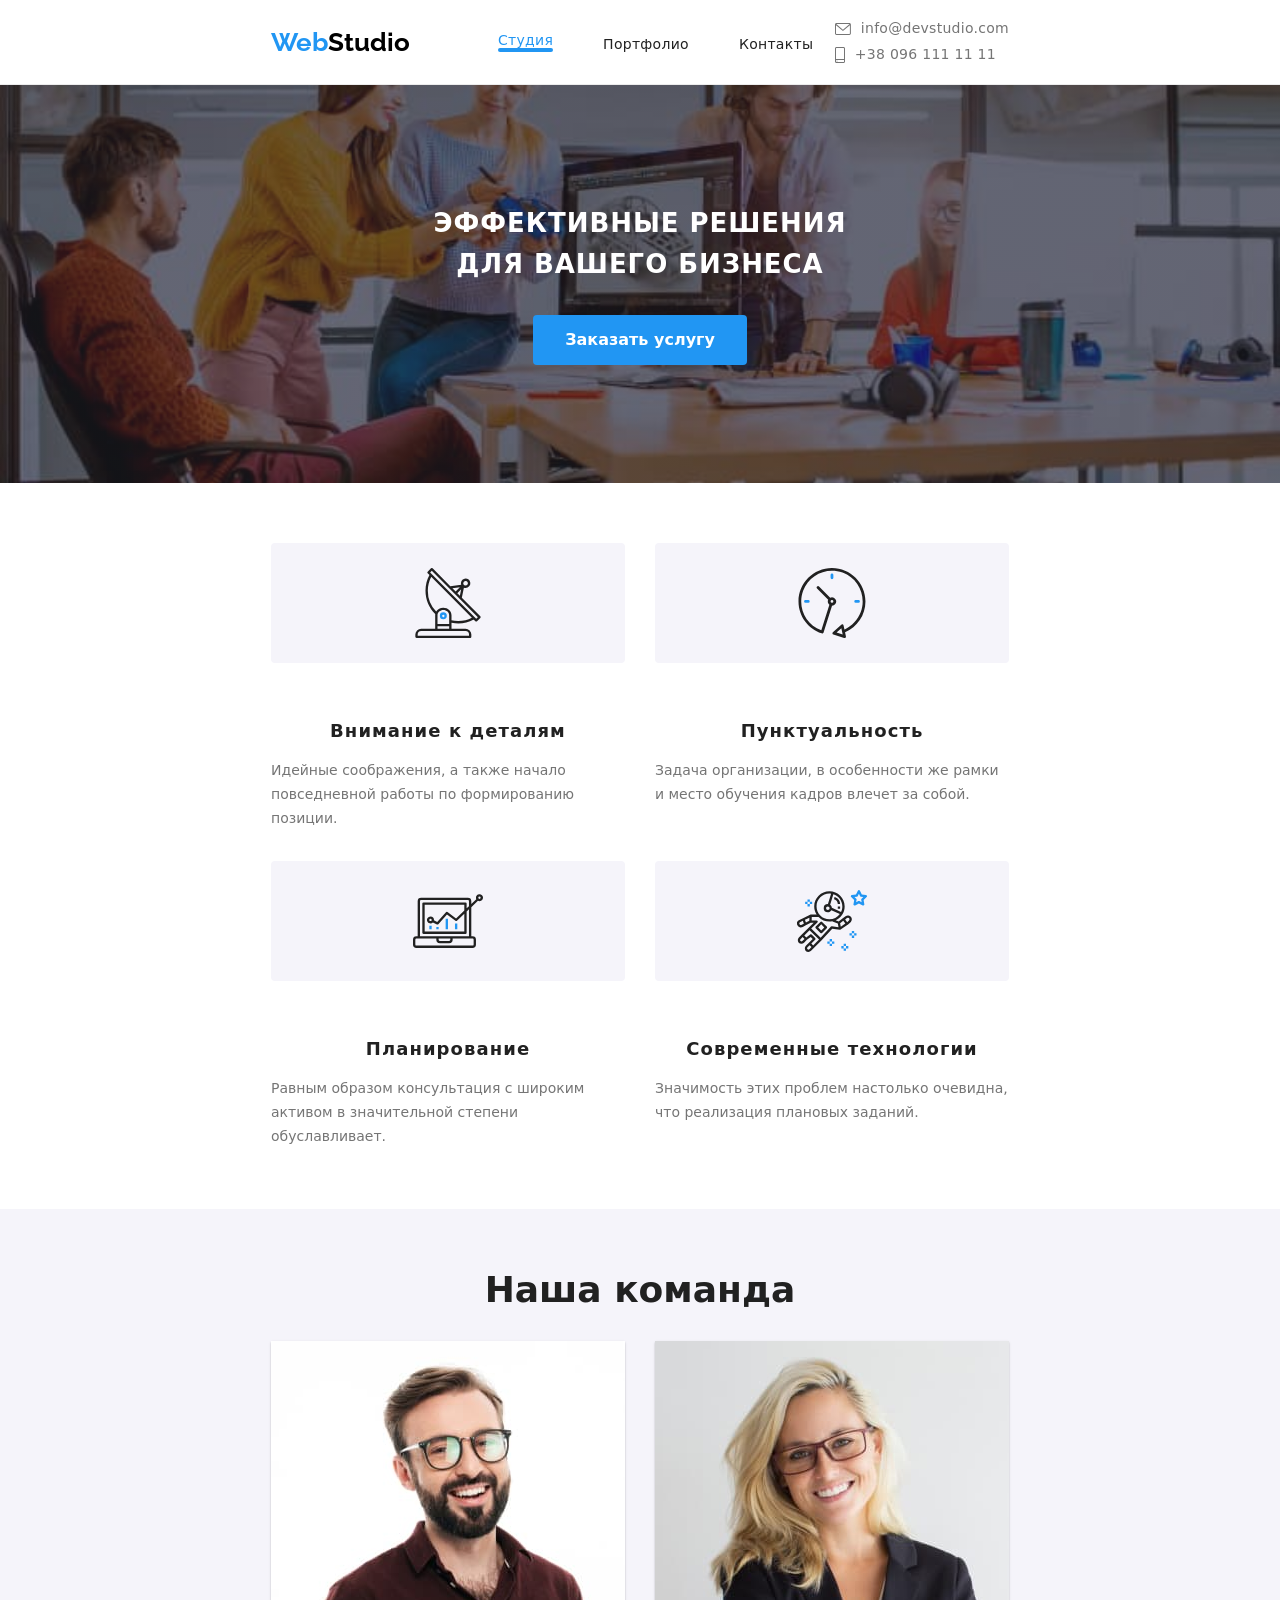
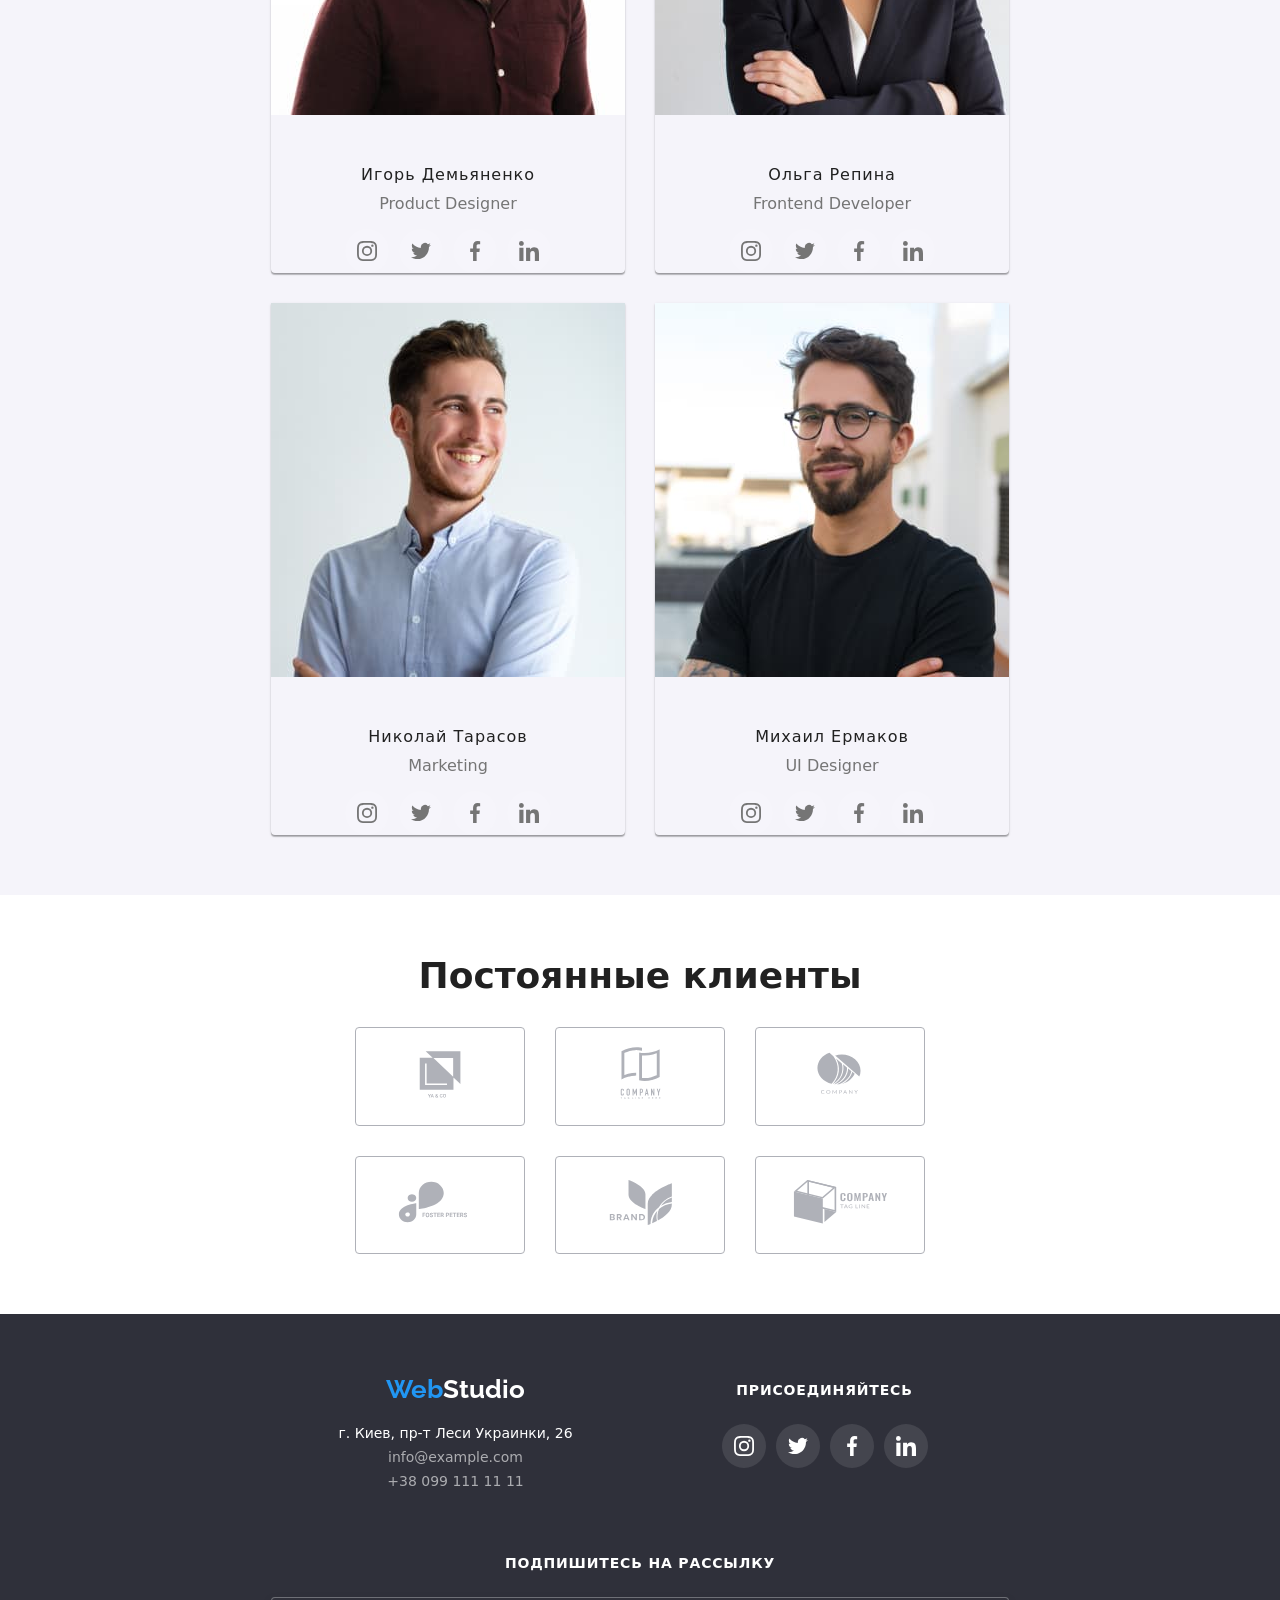
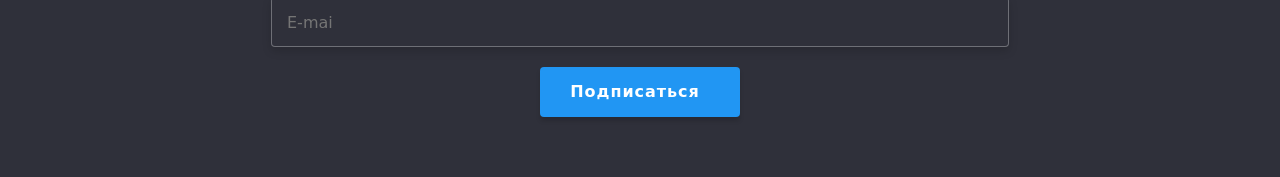
<file: index.html>
<!DOCTYPE html>
<html lang="ru">
  <head>
    <meta charset="UTF-8" />
    <meta http-equiv="X-UA-Compatible" content="IE=edge" />
    <meta name="viewport" content="width=device-width, initial-scale=1.0" />
    <title>Document</title>

    <link rel="preconnect" href="https://fonts.googleapis.com" />
    <link rel="preconnect" href="https://fonts.gstatic.com" crossorigin />
    <link
      href="https://fonts.googleapis.com/css2?family=Edu+VIC+WA+NT+Beginner:wght@400;500;600&family=Raleway:wght@700&family=Roboto:wght@400;500;700;900&display=swap"
      rel="stylesheet"
    />
    <link
      rel="stylesheet"
      href="https://cdnjs.cloudflare.com/ajax/libs/modern-normalize/1.1.0/modern-normalize.min.css"
      integrity="sha512-wpPYUAdjBVSE4KJnH1VR1HeZfpl1ub8YT/NKx4PuQ5NmX2tKuGu6U/JRp5y+Y8XG2tV+wKQpNHVUX03MfMFn9Q=="
      crossorigin="anonymous"
      referrerpolicy="no-referrer"
    />

    <link rel="stylesheet" href="./css/index.min.css" />
  </head>
  <body>
    <!--Шапка сайта-->
    <header>
      <div class="container top">
        <a href="./" class="logo"> <span class="logo__part">Web</span>Studio </a>
        <button
          type="button"
          class="button__menu"
          aria-expanded="false"
          aria-controls="menu-container"
          data-menu-button-open
        >
          <svg width="40" height="40" aria-label="Переключатель мобильного меню">
            <use class="icon-menu" href="./images/icons.svg#icon-menu"></use>
          </svg>
        </button>

        <div class="menu-container" id="menu-container" data-menu>
          <button
            type="button"
            class="button__menu button__menu--close"
            aria-expanded="false"
            aria-controls="menu-container"
            data-menu-button-close
          >
            <svg width="40" height="40" aria-label="Переключатель мобильного меню">
              <use href="./images/icons.svg#icon-close"></use>
            </svg>
          </button>

          <nav class="nav">
            <ul class="nav__list">
              <li class="nav__item">
                <a href="./index.html" class="nav__link nav__link--current">Студия</a>
              </li>
              <li class="nav__item">
                <a href="./portfolio.html" class="nav__link">Портфолио</a>
              </li>
              <li class="nav__item"><a href="" class="nav__link">Контакты</a></li>
            </ul>
          </nav>

          <div class="navigation__container">
            <ul class="contacts">
              <li class="contacts__item" aria-label="Имейл">
                <svg class="contacts__icon" width="16" height="12">
                  <use href="./images/icons.svg#icon-envelope"></use>
                </svg>
                <a href="mailto:info@devstudio.com" class="contacts__link contacts__link--email"
                  >info@devstudio.com</a
                >
              </li>
              <li class="contacts__item" aria-label="Номер телефона">
                <svg class="contacts__icon" width="10" height="16">
                  <use href="./images/icons.svg#icon-smartphone"></use>
                </svg>
                <a href="tel:+380961111111" class="contacts__link contacts__link--phone"
                  >+38 096 111 11 11</a
                >
              </li>
            </ul>

            <div class="websites">
              <ul class="websites__list">
                <li class="websites__item"><a href="" class="websites__link">Instagram</a></li>
                <li class="websites__item"><a href="" class="websites__link">Twitter</a></li>
                <li class="websites__item"><a href="" class="websites__link">Facebook</a></li>
                <li class="websites__item"><a href="" class="websites__link">LinkedIn</a></li>
              </ul>
            </div>
          </div>
        </div>
      </div>
    </header>

    <main>
      <!--Герой-->
      <section class="hero">
        <div class="container">
          <h1 class="hero__title">Эффективные решения <br />для вашего бизнеса</h1>
          <button type="button" class="button hero__button" data-modal-open>Заказать услугу</button>
        </div>
      </section>
      <!--Преимущества-->
      <section class="section">
        <div class="container">
          <h2 class="visually-hidden">Наши преимущества</h2>
          <ul class="quality">
            <li class="quality__list">
              <div class="quality__icon">
                <svg class="quality__icon--antenna" width="70" height="70">
                  <use href="./images/icons.svg#icon-antenna"></use>
                </svg>
              </div>
              <h3 class="quality__title">Внимание к деталям</h3>
              <p class="quality__text">
                Идейные соображения, а также начало повседневной работы по формированию позиции.
              </p>
            </li>
            <li class="quality__list">
              <div class="quality__icon">
                <svg class="quality__icon--clock" width="70" height="70">
                  <use href="./images/icons.svg#icon-clock"></use>
                </svg>
              </div>
              <h3 class="quality__title">Пунктуальность</h3>
              <p class="quality__text">
                Задача организации, в особенности же рамки и место обучения кадров влечет за собой.
              </p>
            </li>
            <li class="quality__list">
              <div class="quality__icon">
                <svg class="quality__icon--diagram" width="70" height="70">
                  <use href="./images/icons.svg#icon-diagram"></use>
                </svg>
              </div>
              <h3 class="quality__title">Планирование</h3>
              <p class="quality__text">
                Равным образом консультация с широким активом в значительной степени обуславливает.
              </p>
            </li>
            <li class="quality__list">
              <div class="quality__icon">
                <svg class="quality__icon--astronaut" width="70" height="70">
                  <use href="./images/icons.svg#icon-astronaut"></use>
                </svg>
              </div>
              <h3 class="quality__title">Современные технологии</h3>
              <p class="quality__text">
                Значимость этих проблем настолько очевидна, что реализация плановых заданий.
              </p>
            </li>
          </ul>
        </div>
      </section>
      <!--Примеры работ-->
      <section class="works">
        <div class="container">
          <h2 class="works__title">Чем мы занимаемся</h2>
          <ul class="works__list">
            <li>
              <div class="thumb">
                <img
                  srcset="./images/box1-370.jpg 370w, ./images/box1-740.jpg 740w"
                  src="./images/box1-370.jpg"
                  alt="Отображение проекта на планшете"
                  sizes="33vw"
                />
                <p class="works__label">Десктопные приложения</p>
              </div>
            </li>
            <li>
              <div class="thumb">
                <img
                  srcset="./images/box2-370.jpg 370w, ./images/box2-740.jpg 740w"
                  src="./images/box2-370.jpg"
                  alt="Отображение проекта на смартфоне"
                  sizes="33vw"
                />
                <p class="works__label">Мобильные приложения</p>
              </div>
            </li>
            <li>
              <div class="thumb">
                <img
                  srcset="./images/box3-370.jpg 370w, ./images/box3-740.jpg 740w"
                  src="./images/box3-370.jpg"
                  alt="Отображение цветного градиента на планшете"
                  sizes="33vw"
                />
                <p class="works__label">Дизайнерские решения</p>
              </div>
            </li>
          </ul>
        </div>
      </section>
      <!--Команда работников-->
      <section class="team">
        <div class="container team__container">
          <h2 class="team__title">Наша команда</h2>
          <ul class="team__list">
            <li class="team__item">
              <picture>
                <source
                  srcset="./images/teamcard1-450.jpg 1x, ./images/teamcard1-900.jpg 2x"
                  media="(max-width: 767px)"
                />
                <source
                  srcset="./images/teamcard1-354.jpg 1x, ./images/teamcard1-708.jpg 2x"
                  media="(min-width: 768px) and (max-width: 1599px)"
                />
                <source
                  srcset="./images/teamcard1-270.jpg 1x, ./images/teamcard1-540.jpg 2x"
                  media="(min-width: 1600px)"
                />
                <img src="./images/teamcard1-270.jpg" alt="Игорь Демьяненко дизайнер" />
              </picture>

              <h3 class="team__full-name">Игорь Демьяненко</h3>
              <p class="team__position" lang="en">Product Designer</p>
              <ul class="webs">
                <li class="webs__item">
                  <a class="link" href="instagram"></a>
                  <svg class="webs__icon icon-instagram" width="20" height="20">
                    <use href="./images/icons.svg#icon-instagram"></use>
                  </svg>
                </li>
                <li class="webs__item">
                  <a class="link" href="twiter"></a>
                  <svg class="webs__icon icon-twiter" width="20" height="20">
                    <use href="./images/icons.svg#icon-twitter"></use>
                  </svg>
                </li>
                <li class="webs__item">
                  <a class="link" href="facebook"></a>
                  <svg class="webs__icon icon-facebook" width="20" height="20">
                    <use href="./images/icons.svg#icon-facebook"></use>
                  </svg>
                </li>
                <li class="webs__item">
                  <a class="link" href="linkedin"></a>
                  <svg class="webs__icon icon-linkedin" width="20" height="20">
                    <use href="./images/icons.svg#icon-linkedin"></use>
                  </svg>
                </li>
              </ul>
            </li>
            <li class="team__item">
              <picture>
                <source
                  srcset="./images/teamcard2-450.jpg 1x, ./images/teamcard2-900.jpg 2x"
                  media="(max-width: 767px)"
                />
                <source
                  srcset="./images/teamcard2-354.jpg 1x, ./images/teamcard2-708.jpg 2x"
                  media="(min-width: 768px) and (max-width: 1599px)"
                />
                <source
                  srcset="./images/teamcard2-270.jpg 1x, ./images/teamcard2-540.jpg 2x"
                  media="(min-width: 1600px)"
                />
                <img src="./images/teamcard2-270.jpg" alt="Ольга Репина разработчик" />
              </picture>

              <h3 class="team__full-name">Ольга Репина</h3>
              <p class="team__position" lang="en">Frontend Developer</p>
              <ul class="webs">
                <li class="webs__item">
                  <a class="link" href="instagram"></a>
                  <svg class="webs__icon icon-instagram" width="20" height="20">
                    <use href="./images/icons.svg#icon-instagram"></use>
                  </svg>
                </li>
                <li class="webs__item">
                  <a class="link" href="twiter"></a>
                  <svg class="webs__icon icon-twiter" width="20" height="20">
                    <use href="./images/icons.svg#icon-twitter"></use>
                  </svg>
                </li>
                <li class="webs__item">
                  <a class="link" href="facebook"></a>
                  <svg class="webs__icon icon-facebook" width="20" height="20">
                    <use href="./images/icons.svg#icon-facebook"></use>
                  </svg>
                </li>
                <li class="webs__item">
                  <a class="link" href="linkedin"></a>
                  <svg class="webs__icon icon-linkedin" width="20" height="20">
                    <use href="./images/icons.svg#icon-linkedin"></use>
                  </svg>
                </li>
              </ul>
            </li>
            <li class="team__item">
              <picture>
                <source
                  srcset="./images/teamcard3-450.jpg 1x, ./images/teamcard3-900.jpg 2x"
                  media="(max-width: 767px)"
                />
                <source
                  srcset="./images/teamcard3-354.jpg 1x, ./images/teamcard3-708.jpg 2x"
                  media="(min-width: 768px) and (max-width: 1599px)"
                />
                <source
                  srcset="./images/teamcard3-270.jpg 1x, ./images/teamcard3-540.jpg 2x"
                  media="(min-width: 1600px)"
                />
                <img src="./images/teamcard3-270.jpg" alt="Николай Тарасов маркетолог" />
              </picture>

              <h3 class="team__full-name">Николай Тарасов</h3>
              <p class="team__position" lang="en">Marketing</p>
              <ul class="webs">
                <li class="webs__item">
                  <a class="link" href="instagram"></a>
                  <svg class="webs__icon icon-instagram" width="20" height="20">
                    <use href="./images/icons.svg#icon-instagram"></use>
                  </svg>
                </li>
                <li class="webs__item">
                  <a class="link" href="twiter"></a>
                  <svg class="webs__icon icon-twiter" width="20" height="20">
                    <use href="./images/icons.svg#icon-twitter"></use>
                  </svg>
                </li>
                <li class="webs__item">
                  <a class="link" href="facebook"></a>
                  <svg class="webs__icon icon-facebook" width="20" height="20">
                    <use href="./images/icons.svg#icon-facebook"></use>
                  </svg>
                </li>
                <li class="webs__item">
                  <a class="link" href="linkedin"></a>
                  <svg class="webs__icon icon-linkedin" width="20" height="20">
                    <use href="./images/icons.svg#icon-linkedin"></use>
                  </svg>
                </li>
              </ul>
            </li>
            <li class="team__item">
              <picture>
                <source
                  srcset="./images/teamcard4-450.jpg 1x, ./images/teamcard4-900.jpg 2x"
                  media="(max-width: 767px)"
                />
                <source
                  srcset="./images/teamcard4-354.jpg 1x, ./images/teamcard4-708.jpg 2x"
                  media="(min-width: 768px) and (max-width: 1599px)"
                />
                <source
                  srcset="./images/teamcard4-270.jpg 1x, ./images/teamcard4-540.jpg 2x"
                  media="(min-width: 1600px)"
                />
                <img src="./images/teamcard4-270.jpg" alt="Михаил Ермаков дизайнер" />
              </picture>

              <h3 class="team__full-name">Михаил Ермаков</h3>
              <p class="team__position" lang="en">UI Designer</p>
              <ul class="webs">
                <li class="webs__item">
                  <a class="link" href="instagram"></a>
                  <svg class="webs__icon icon-instagram" width="20" height="20">
                    <use href="./images/icons.svg#icon-instagram"></use>
                  </svg>
                </li>
                <li class="webs__item">
                  <a class="link" href="twiter"></a>
                  <svg class="webs__icon icon-twiter" width="20" height="20">
                    <use href="./images/icons.svg#icon-twitter"></use>
                  </svg>
                </li>
                <li class="webs__item">
                  <a class="link" href="facebook"></a>
                  <svg class="webs__icon icon-facebook" width="20" height="20">
                    <use href="./images/icons.svg#icon-facebook"></use>
                  </svg>
                </li>
                <li class="webs__item">
                  <a class="link" href="linkedin"></a>
                  <svg class="webs__icon icon-linkedin" width="20" height="20">
                    <use href="./images/icons.svg#icon-linkedin"></use>
                  </svg>
                </li>
              </ul>
            </li>
          </ul>
        </div>
      </section>
      <!-- Постоянные клиенты -->
      <section class="clients">
        <div class="container">
          <h2 class="clients__titel">Постоянные клиенты</h2>
          <ul class="clients__list">
            <li class="clients__item">
              <span class="visually-hidden">YA & CO</span>
              <svg class="clients__logo" width="106" height="60">
                <use href="./images/icons.svg#icon-Logo"></use>
              </svg>
            </li>
            <li class="clients__item">
              <span class="visually-hidden">Company tagline here</span>
              <svg class="clients__logo" width="106" height="60">
                <use href="./images/icons.svg#icon-Logo1"></use>
              </svg>
            </li>
            <li class="clients__item">
              <span class="visually-hidden">Company</span>
              <svg class="clients__logo" width="106" height="60">
                <use href="./images/icons.svg#icon-Logo2"></use>
              </svg>
            </li>
            <li class="clients__item">
              <span class="visually-hidden">Foster peters</span>
              <svg class="clients__logo" width="106" height="60">
                <use href="./images/icons.svg#icon-Logo3"></use>
              </svg>
            </li>
            <li class="clients__item">
              <span class="visually-hidden">Brand</span>
              <svg class="clients__logo" width="106" height="60">
                <use href="./images/icons.svg#icon-Logo4"></use>
              </svg>
            </li>
            <li class="clients__item">
              <span class="visually-hidden">Company tag line</span>
              <svg class="clients__logo" width="106" height="60">
                <use href="./images/icons.svg#icon-Logo5"></use>
              </svg>
            </li>
          </ul>
        </div>
      </section>
    </main>
    <!--Футер-->
    <footer class="footer">
      <div class="container">
        <div class="guide">
          <a href="./" class="logo footer__logo"> <span class="logo__part">Web</span>Studio </a>
          <address class="guide__address">
            <p>г. Киев, пр-т Леси Украинки, 26</p>
            <a class="guide__link link" href="mailto:info@example.com">info@example.com</a>
            <a class="guide__link link" href="tel:+0380991111111">+38 099 111 11 11</a>
          </address>
        </div>
        <div class="footer__webs">
          <h3 class="footer__titel">присоединяйтесь</h3>
          <ul class="webs">
            <li class="webs__item">
              <a class="link" href="instagram"></a>
              <svg class="webs__icon" width="20" height="20">
                <use href="./images/icons.svg#icon-instagramwhite"></use>
              </svg>
            </li>
            <li class="webs__item">
              <a class="link" href="twiter"></a>
              <svg class="webs__iconks" width="20" height="20">
                <use href="./images/icons.svg#icon-twitterwhite"></use>
              </svg>
            </li>
            <li class="webs__item">
              <a class="link" href="facebook"></a>
              <svg class="webs__icon" width="20" height="20">
                <use href="./images/icons.svg#icon-facebookwhite"></use>
              </svg>
            </li>
            <li class="webs__item">
              <a class="link" href="linkedin"></a>
              <svg class="webs__icon" width="20" height="20">
                <use href="./images/icons.svg#icon-linkedinwhite"></use>
              </svg>
            </li>
          </ul>
        </div>
        <div class="follow">
          <h3 class="footer__titel">Подпишитесь на рассылку</h3>
          <form>
            <div class="follow__form">
              <label for="mail" class="follow__label visually-hidden">Почта</label>
              <input type="email" name="mail" id="mail" placeholder="E-mai" class="follow__input" />

              <button type="submit" class="button follow__button">
                <span>Подписаться</span>
                <svg class="icon-button-follow" width="24" height="24">
                  <use href="./images/icons.svg#icon-send"></use>
                </svg>
              </button>
            </div>
          </form>
        </div>
      </div>
    </footer>
    <!-- Бэкдроп и модальное окно -->
    <div class="backdrop is-hidden" data-modal>
      <div class="modal">
        <form class="form js-speaker-form">
          <div class="form__button">
            <button class="button form__button--close" aria-label="Закрыть" data-modal-close>
              <svg width="18" height="18">
                <use href="./images/icons.svg#icon-close"></use>
              </svg>
            </button>
          </div>

          <h2 class="form__title">Оставьте свои данные, мы вам перезвоним</h2>

          <div class="form__field">
            <label for="name" class="form__label">Имя</label>
            <div class="form__thumb">
              <input class="form__input" type="text" name="name" id="name" />
              <svg class="form__icon" width="18" height="18">
                <use href="./images/icons.svg#icon-person"></use>
              </svg>
            </div>
          </div>

          <div class="form__field">
            <label for="tel" class="form__label">Телефон</label>
            <div class="form__thumb">
              <input class="form__input" type="tel" name="tel" id="tel" />
              <svg class="form__icon" width="18" height="18">
                <use href="./images/icons.svg#icon-phone"></use>
              </svg>
            </div>
          </div>

          <div class="form__field">
            <label for="mail" class="form__label">Почта</label>
            <div class="form__thumb">
              <input class="form__input" type="email" name="mail" id="mail" />
              <svg class="form__icon" width="18" height="18">
                <use href="./images/icons.svg#icon-email"></use>
              </svg>
            </div>
          </div>

          <div class="form__field">
            <label for="comment" class="form__label">Коментарий</label>
            <textarea
              class="form__comment"
              name="comment"
              id="comment"
              rows="10"
              placeholder="Введите текст"
            ></textarea>
          </div>

          <label class="form-field agreement">
            <input
              class="agreement__checkbox visually-hidden"
              type="checkbox"
              name="agreement"
              value="agreement"
            />
            <span class="agreement__icon"></span>
            <span class="agreement__text">Соглашаюсь с рассылкой и принимаю </span>
            <a class="agreement__link" href=""> Условия договора</a>
          </label>

          <button type="submit" class="button button__submit">Отправить</button>
        </form>
      </div>
    </div>
    <script src="./modal.js"></script>
    <script src="./submit.js"></script>
    <script src="./menu.js"></script>
  </body>
</html>
</file>
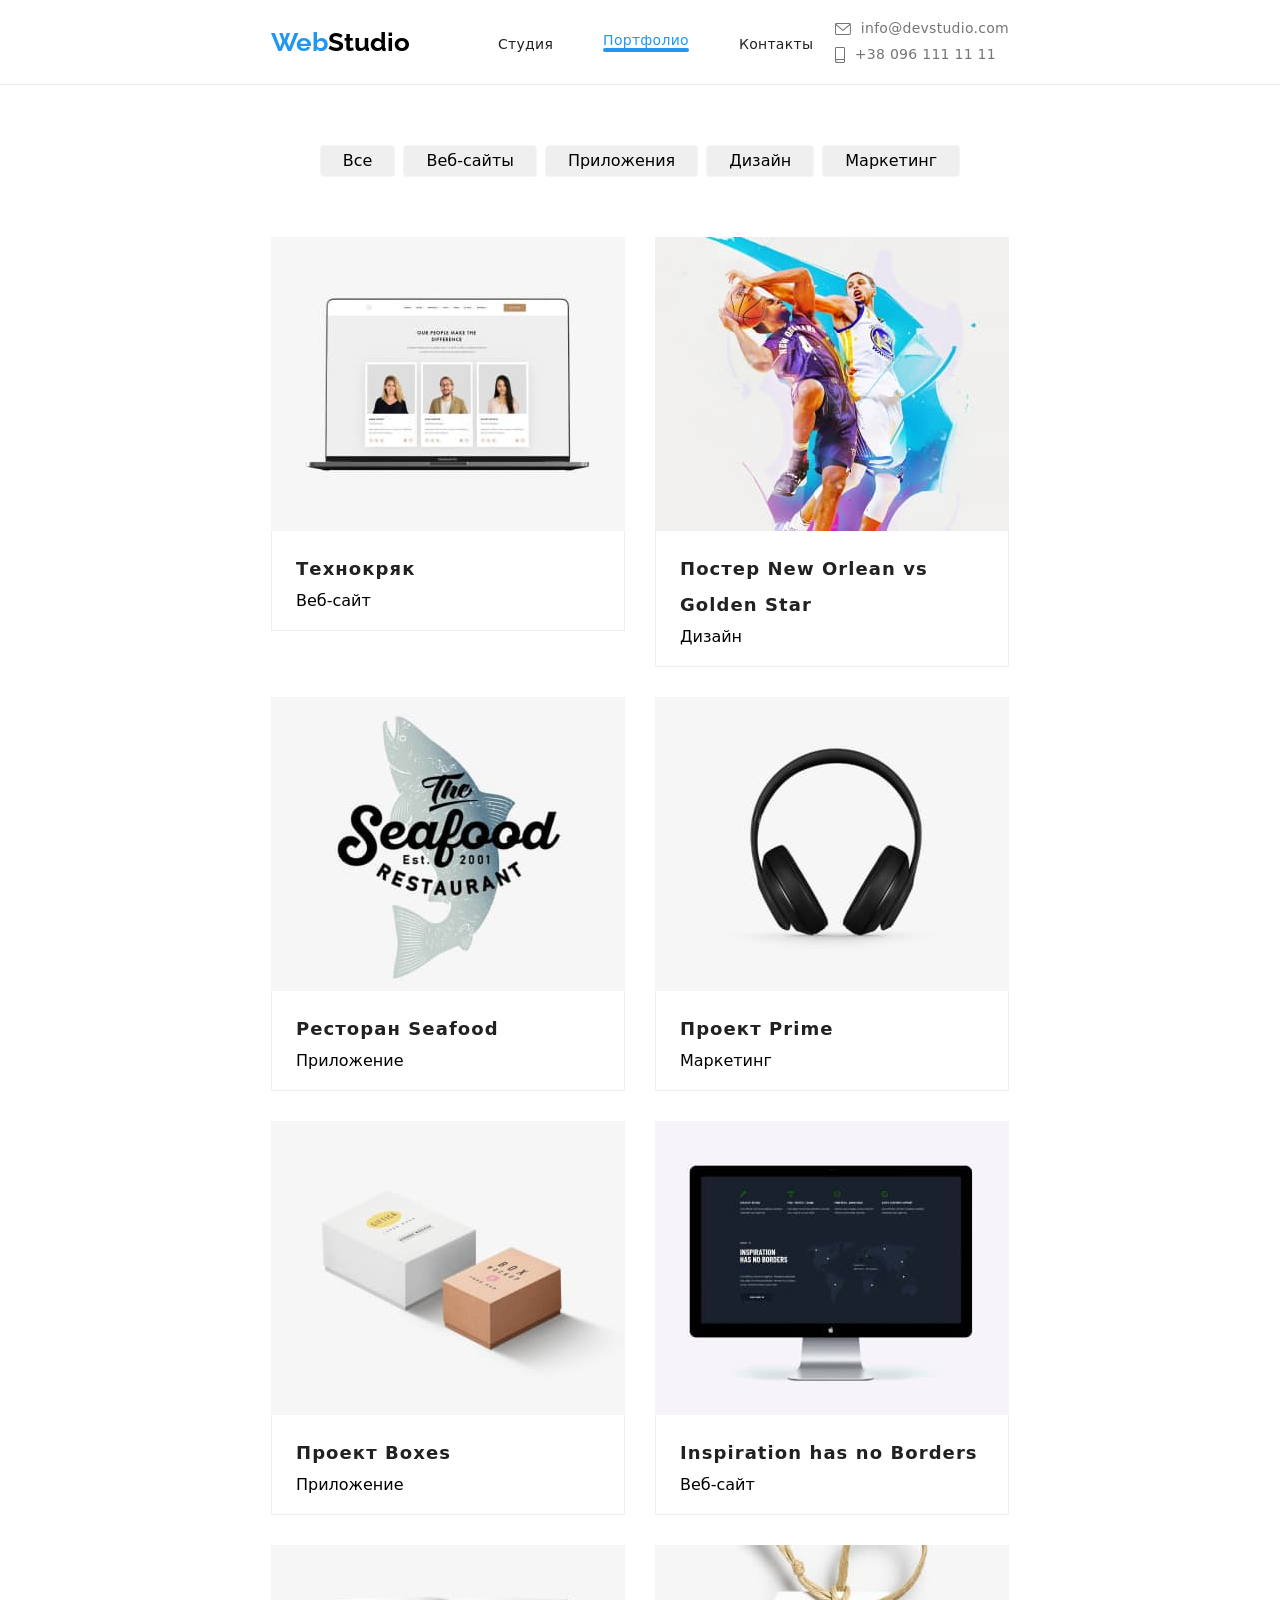
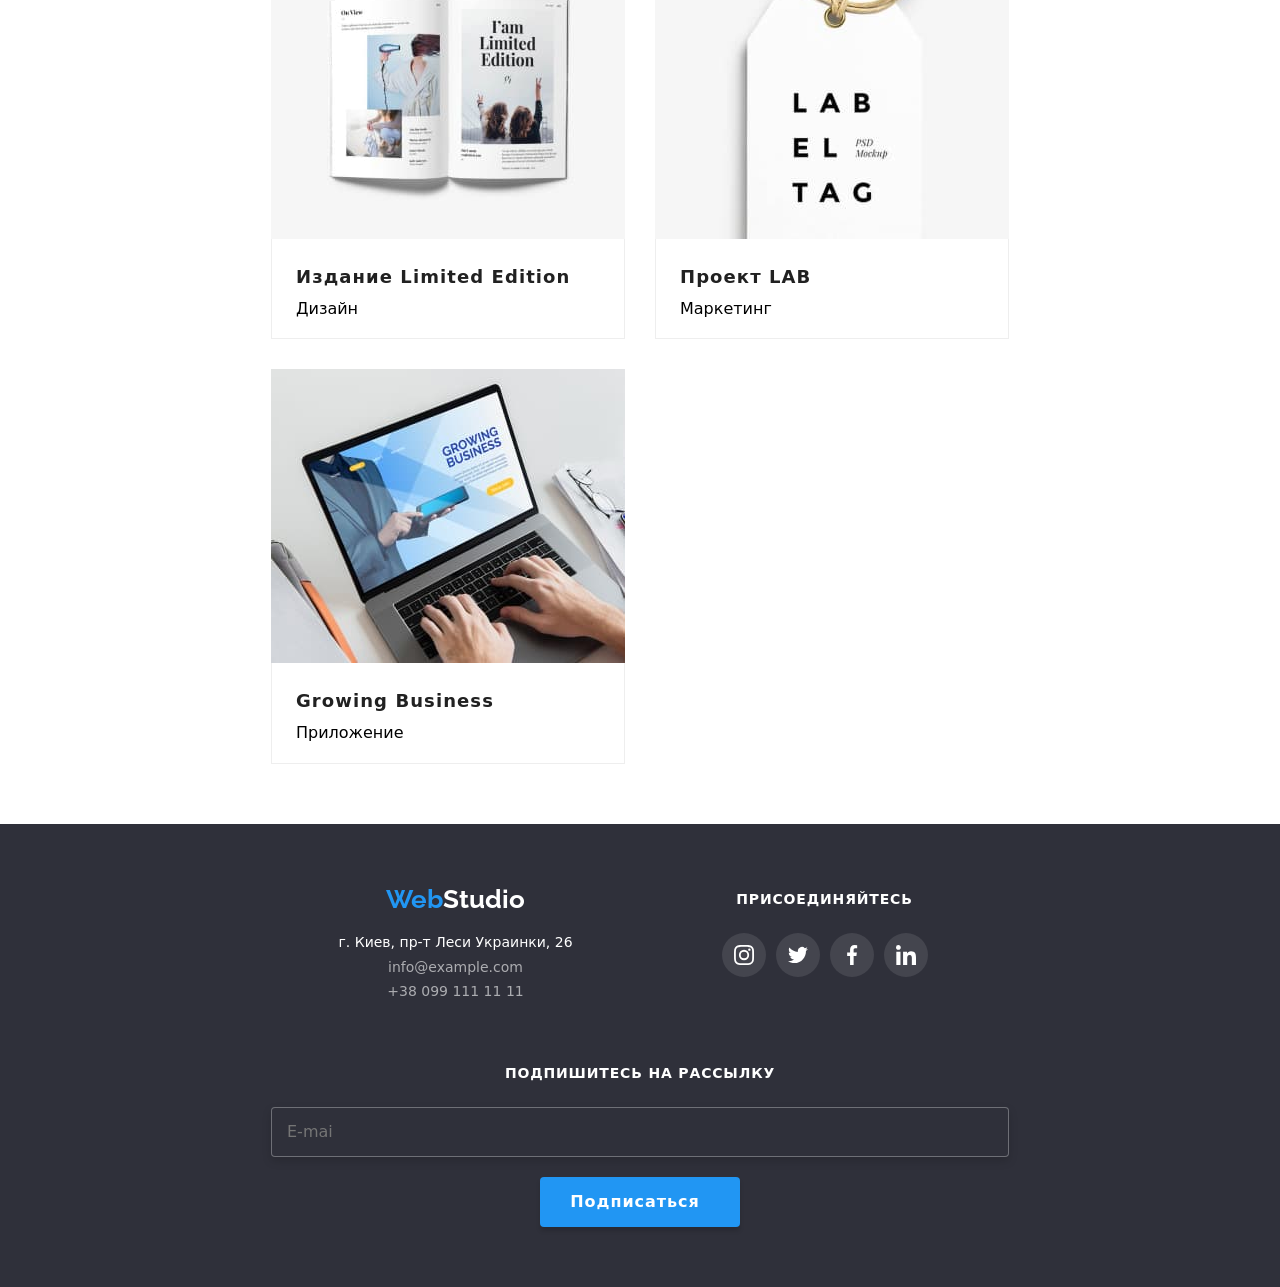
<file: portfolio.html>
<!DOCTYPE html>
<html lang="ru">
  <head>
    <meta charset="UTF-8" />
    <meta http-equiv="X-UA-Compatible" content="IE=edge" />
    <meta name="viewport" content="width=device-width, initial-scale=1.0" />
    <title>Document</title>

    <link rel="preconnect" href="https://fonts.googleapis.com" />
    <link rel="preconnect" href="https://fonts.gstatic.com" crossorigin />
    <link
      href="https://fonts.googleapis.com/css2?family=Edu+VIC+WA+NT+Beginner:wght@400;500;600&family=Raleway:wght@700&family=Roboto:wght@400;500;700;900&display=swap"
      rel="stylesheet"
    />

    <link
      rel="stylesheet"
      href="https://cdnjs.cloudflare.com/ajax/libs/modern-normalize/1.1.0/modern-normalize.min.css"
      integrity="sha512-wpPYUAdjBVSE4KJnH1VR1HeZfpl1ub8YT/NKx4PuQ5NmX2tKuGu6U/JRp5y+Y8XG2tV+wKQpNHVUX03MfMFn9Q=="
      crossorigin="anonymous"
      referrerpolicy="no-referrer"
    />

    <link rel="stylesheet" href="./css/index.min.css" />
  </head>
  <body>
    <h1 class="visually-hidden">Страница портфолио</h1>

    <!--Шапка сайта-->
<header>
      <div class="container top">
        <a href="./" class="logo"> <span class="logo__part">Web</span>Studio </a>
        <button
          type="button"
          class="button__menu"
          aria-expanded="false"
          aria-controls="menu-container"
          data-menu-button-open
        >
          <svg width="40" height="40" aria-label="Переключатель мобильного меню">
            <use class="icon-menu" href="./images/icons.svg#icon-menu"></use>
          </svg>
        </button>

        <div class="menu-container" id="menu-container" data-menu>
          <button
            type="button"
            class="button__menu button__menu--close"
            aria-expanded="false"
            aria-controls="menu-container"
            data-menu-button-close
          >
            <svg width="40" height="40" aria-label="Переключатель мобильного меню">
              <use href="./images/icons.svg#icon-close"></use>
            </svg>
          </button>

          <nav class="nav">
            <ul class="nav__list">
              <li class="nav__item">
                <a href="./index.html" class="nav__link nav__link">Студия</a>
              </li>
              <li class="nav__item">
                <a href="./portfolio.html" class="nav__link nav__link--current">Портфолио</a>
              </li>
              <li class="nav__item"><a href="" class="nav__link">Контакты</a></li>
            </ul>
          </nav>

          <div class="navigation__container">
            <ul class="contacts">
              <li class="contacts__item" aria-label="Имейл">
                <svg class="contacts__icon" width="16" height="12">
                  <use href="./images/icons.svg#icon-envelope"></use>
                </svg>
                <a href="mailto:info@devstudio.com" class="contacts__link contacts__link--email"
                  >info@devstudio.com</a
                >
              </li>
              <li class="contacts__item" aria-label="Номер телефона">
                <svg class="contacts__icon" width="10" height="16">
                  <use href="./images/icons.svg#icon-smartphone"></use>
                </svg>
                <a href="tel:+380961111111" class="contacts__link contacts__link--phone"
                  >+38 096 111 11 11</a
                >
              </li>
            </ul>

            <div class="websites">
              <ul class="websites__list">
                <li class="websites__item"><a href="" class="websites__link">Instagram</a></li>
                <li class="websites__item"><a href="" class="websites__link">Twitter</a></li>
                <li class="websites__item"><a href="" class="websites__link">Facebook</a></li>
                <li class="websites__item"><a href="" class="websites__link">LinkedIn</a></li>
              </ul>
            </div>
          </div>
        </div>
      </div>
    </header>

    <main>
      <!--Навигационные кнопки-->
      <section class="buttons">
        <div class="container">
          <ul class="buttons__list">
            <li class="buttons__item"><button type="button" class="buttons__nav">Все</button></li>
            <li class="buttons__item"><button type="button" class="buttons__nav">Веб-сайты</button></li>
            <li class="buttons__item"><button type="button" class="buttons__nav">Приложения</button></li>
            <li class="buttons__item"><button type="button" class="buttons__nav">Дизайн</button></li>
            <li class="buttons__item"><button type="button" class="buttons__nav">Маркетинг</button></li>
          </ul>
        </div>
      </section>

      <!--Перечень работ-->
      <section class="works-block">
        <div class="container">
          <h2 class="visually-hidden">Наши проекты</h2>
          <ul class="our-works">
            <li class="our-works__item">
              <a>
                <div class="thumb">
                  <picture>
                <source
                  srcset="./portfolio_images/mobile/site1.jpg 1x, 
                  ./portfolio_images/mobile/site1@2x.jpg 2x"
                  media="(max-width: 767px)"
                />
                <source
                  srcset="./portfolio_images/tablet/site1.jpg 1x, 
                  ./portfolio_images/tablet/site1@2x.jpg 2x"
                  media="(min-width: 768px) and (max-width: 1599px)"
                />
                <source
                  srcset="./portfolio_images/desktop/site1.jpg 1x, 
                  ./portfolio_images/desktop/site1@2x.jpg 2x"
                  media="(min-width: 1600px)"
                />
                <img src="./portfolio_images/desktop/site1.jpg" 
                alt="Сайт Технокряк" />
              </picture>
                
                  <p class="our-works__description">
                    Ресурс предлагает комплексные предложения с разным уровнем
                    функционала и сервисов. Все это позволит посетителю получить
                    исчерпывающие сведения о компании или частном лице.
                  </p>
                </div>
                <div class="our-works__border">
                  <h3>Технокряк</h3>
                  <p class="our-works__text">Веб-сайт</p>
                </div>
              </a>
            </li>
            <li class="our-works__item">
              <a>
                <div class="thumb">
                  <picture>
                <source
                  srcset="./portfolio_images/mobile/site2.jpg 1x, 
                  ./portfolio_images/mobile/site2@2x.jpg 2x"
                  media="(max-width: 767px)"
                />
                <source
                  srcset="./portfolio_images/tablet/site2.jpg 1x, 
                  ./portfolio_images/tablet/site2@2x.jpg 2x"
                  media="(min-width: 768px) and (max-width: 1599px)"
                />
                <source
                  srcset="./portfolio_images/desktop/site2.jpg 1x, 
                  ./portfolio_images/desktop/site2@2x.jpg 2x"
                  media="(min-width: 1600px)"
                />
                <img src="./portfolio_images/desktop/site2.jpg" 
                alt="Постер матча" />
              </picture>
                  
                  <p class="our-works__description">
                    Ресурс предлагает комплексные предложения с разным уровнем
                    функционала и сервисов. Все это позволит посетителю получить
                    исчерпывающие сведения о компании или частном лице.
                  </p>
                </div>
                <div class="our-works__border">
                  <h3>Постер New Orlean vs Golden Star</h3>
                  <p class="our-works__text">Дизайн</p>
                </div>
              </a>
            </li>
            <li class="our-works__item">
              <a>
                <div class="thumb">
                  <picture>
                <source
                  srcset="./portfolio_images/mobile/site3.jpg 1x, 
                  ./portfolio_images/mobile/site3@2x.jpg 2x"
                  media="(max-width: 767px)"
                />
                <source
                  srcset="./portfolio_images/tablet/site3.jpg 1x, 
                  ./portfolio_images/tablet/site3@2x.jpg 2x"
                  media="(min-width: 768px) and (max-width: 1599px)"
                />
                <source
                  srcset="./portfolio_images/desktop/site3.jpg 1x, 
                  ./portfolio_images/desktop/site3@2x.jpg 2x"
                  media="(min-width: 1600px)"
                />
                <img src="./portfolio_images/desktop/site3.jpg" 
                alt="Приложение ресторана" />
              </picture>
                  
                  <p class="our-works__description">
                    Ресурс предлагает комплексные предложения с разным уровнем
                    функционала и сервисов. Все это позволит посетителю получить
                    исчерпывающие сведения о компании или частном лице.
                  </p>
                </div>
                <div class="our-works__border">
                  <h3>Ресторан Seafood</h3>
                  <p class="our-works__text">Приложение</p>
                </div>
              </a>
            </li>
            <li class="our-works__item">
              <a>
                <div class="thumb">
                  <picture>
                <source
                  srcset="./portfolio_images/mobile/site4.jpg 1x, 
                  ./portfolio_images/mobile/site4@2x.jpg 2x"
                  media="(max-width: 767px)"
                />
                <source
                  srcset="./portfolio_images/tablet/site4.jpg 1x, 
                  ./portfolio_images/tablet/site4@2x.jpg 2x"
                  media="(min-width: 768px) and (max-width: 1599px)"
                />
                <source
                  srcset="./portfolio_images/desktop/site4.jpg 1x, 
                  ./portfolio_images/desktop/site4@2x.jpg 2x"
                  media="(min-width: 1600px)"
                />
                <img src="./portfolio_images/desktop/site4.jpg" 
                alt="Маркетинг проект" />
              </picture>
                  
                  <p class="our-works__description">
                    Ресурс предлагает комплексные предложения с разным уровнем
                    функционала и сервисов. Все это позволит посетителю получить
                    исчерпывающие сведения о компании или частном лице.
                  </p>
                </div>
                <div class="our-works__border">
                  <h3>Проект Prime</h3>
                  <p class="our-works__text">Маркетинг</p>
                </div>
              </a>
            </li>
            <li class="our-works__item">
              <a>
                <div class="thumb">
                  <picture>
                <source
                  srcset="./portfolio_images/mobile/site5.jpg 1x, 
                  ./portfolio_images/mobile/site5@2x.jpg 2x"
                  media="(max-width: 767px)"
                />
                <source
                  srcset="./portfolio_images/tablet/site5.jpg 1x, 
                  ./portfolio_images/tablet/site5@2x.jpg 2x"
                  media="(min-width: 768px) and (max-width: 1599px)"
                />
                <source
                  srcset="./portfolio_images/desktop/site5.jpg 1x, 
                  ./portfolio_images/desktop/site5@2x.jpg 2x"
                  media="(min-width: 1600px)"
                />
                <img src="./portfolio_images/desktop/site5.jpg" 
                alt="Приложение для проекта" />
              </picture>
                  
                  <p class="our-works__description">
                    Ресурс предлагает комплексные предложения с разным уровнем
                    функционала и сервисов. Все это позволит посетителю получить
                    исчерпывающие сведения о компании или частном лице.
                  </p>
                </div>
                <div class="our-works__border">
                  <h3>Проект Boxes</h3>
                  <p class="our-works__text">Приложение</p>
                </div>
              </a>
            </li>
            <li class="our-works__item">
              <a>
                <div class="thumb">
                  <picture>
                <source
                  srcset="./portfolio_images/mobile/site6.jpg 1x, 
                  ./portfolio_images/mobile/site6@2x.jpg 2x"
                  media="(max-width: 767px)"
                />
                <source
                  srcset="./portfolio_images/tablet/site6.jpg 1x, 
                  ./portfolio_images/tablet/site6@2x.jpg 2x"
                  media="(min-width: 768px) and (max-width: 1599px)"
                />
                <source
                  srcset="./portfolio_images/desktop/site6.jpg 1x, 
                  ./portfolio_images/desktop/site6@2x.jpg 2x"
                  media="(min-width: 1600px)"
                />
                <img src="./portfolio_images/desktop/site6.jpg" 
                alt="Оформленный сайт" />
              </picture>
                 
                  <p class="our-works__description">
                    Ресурс предлагает комплексные предложения с разным уровнем
                    функционала и сервисов. Все это позволит посетителю получить
                    исчерпывающие сведения о компании или частном лице.
                  </p>
                </div>
                <div class="our-works__border">
                  <h3 lang="en">Inspiration has no Borders</h3>
                  <p class="our-works__text">Веб-сайт</p>
                </div>
              </a>
            </li>
            <li class="our-works__item">
              <a>
                <div class="thumb">
                  <picture>
                <source
                  srcset="./portfolio_images/mobile/site7.jpg 1x, 
                  ./portfolio_images/mobile/site7@2x.jpg 2x"
                  media="(max-width: 767px)"
                />
                <source
                  srcset="./portfolio_images/tablet/site7.jpg 1x, 
                  ./portfolio_images/tablet/site7@2x.jpg 2x"
                  media="(min-width: 768px) and (max-width: 1599px)"
                />
                <source
                  srcset="./portfolio_images/desktop/site7.jpg 1x, 
                  ./portfolio_images/desktop/site7@2x.jpg 2x"
                  media="(min-width: 1600px)"
                />
                <img src="./portfolio_images/desktop/site7.jpg" 
                alt="Оформленный дизайн книги" />
              </picture>
                  
                  <p class="our-works__description">
                    Ресурс предлагает комплексные предложения с разным уровнем
                    функционала и сервисов. Все это позволит посетителю получить
                    исчерпывающие сведения о компании или частном лице.
                  </p>
                </div>
                <div class="our-works__border">
                  <h3>Издание Limited Edition</h3>
                  <p class="our-works__text">Дизайн</p>
                </div>
              </a>
            </li>
            <li class="our-works__item">
              <a>
                <div class="thumb">
                  <picture>
                <source
                  srcset="./portfolio_images/mobile/site8.jpg 1x, 
                  ./portfolio_images/mobile/site8@2x.jpg 2x"
                  media="(max-width: 767px)"
                />
                <source
                  srcset="./portfolio_images/tablet/site8.jpg 1x, 
                  ./portfolio_images/tablet/site8@2x.jpg 2x"
                  media="(min-width: 768px) and (max-width: 1599px)"
                />
                <source
                  srcset="./portfolio_images/desktop/site8.jpg 1x, 
                  ./portfolio_images/desktop/site8@2x.jpg 2x"
                  media="(min-width: 1600px)"
                />
                <img src="./portfolio_images/desktop/site8.jpg" 
                alt="Маркетинг проект" />
              </picture>
                  
                  <p class="our-works__description">
                    Ресурс предлагает комплексные предложения с разным уровнем
                    функционала и сервисов. Все это позволит посетителю получить
                    исчерпывающие сведения о компании или частном лице.
                  </p>
                </div>
                <div class="our-works__border">
                  <h3>Проект LAB</h3>
                  <p class="our-works__text">Маркетинг</p>
                </div>
              </a>
            </li>
            <li class="our-works__item last-element">
              <a>
                <div class="thumb">
                  <picture>
                <source
                  srcset="./portfolio_images/mobile/site9.jpg 1x, 
                  ./portfolio_images/mobile/site9@2x.jpg 2x"
                  media="(max-width: 767px)"
                />
                <source
                  srcset="./portfolio_images/tablet/site9.jpg 1x, 
                  ./portfolio_images/tablet/site9@2x.jpg 2x"
                  media="(min-width: 768px) and (max-width: 1599px)"
                />
                <source
                  srcset="./portfolio_images/desktop/site9.jpg 1x, 
                  ./portfolio_images/desktop/site9@2x.jpg 2x"
                  media="(min-width: 1600px)"
                />
                <img src="./portfolio_images/desktop/site9.jpg" 
                alt="Приложение для бизнесса" />
              </picture>
                  
                  <p class="our-works__description">
                    Ресурс предлагает комплексные предложения с разным уровнем
                    функционала и сервисов. Все это позволит посетителю получить
                    исчерпывающие сведения о компании или частном лице.
                  </p>
                </div>
                <div class="our-works__border">
                  <h3 lang="en">Growing Business</h3>
                  <p class="our-works__text">Приложение</p>
                </div>
              </a>
            </li>
          </ul>
        </div>
      </section>
    </main>
     <!--Футер-->
    <footer class="footer">
      <div class="container">
        <div class="guide">
          <a href="./" class="logo footer__logo"> <span class="logo__part">Web</span>Studio </a>
          <address class="guide__address">
            <p>г. Киев, пр-т Леси Украинки, 26</p>
            <a class="guide__link link" href="mailto:info@example.com">info@example.com</a>
            <a class="guide__link link" href="tel:+0380991111111">+38 099 111 11 11</a>
          </address>
        </div>
        <div class="footer__webs">
          <h3 class="footer__titel">присоединяйтесь</h3>
          <ul class="webs">
            <li class="webs__item">
              <a class="link i" href="instagram"></a>
              <svg class="fwebs__icon width="20" height="20">
                <use href="./images/icons.svg#icon-instagramwhite"></use>
              </svg>
            </li>
            <li class="webs__item">
              <a class="lin" href="twiter"></a>
              <svg classwebs__iconks" width="20" height="20">
                <use href="./images/icons.svg#icon-twitterwhite"></use>
              </svg>
            </li>
            <li class="webs__item">
              <a class="link " href="facebook"></a>
              <svg class="webs__icon" width="20" height="20">
                <use href="./images/icons.svg#icon-facebookwhite"></use>
              </svg>
            </li>
            <li class="webs__item">
              <a class="link " href="linkedin"></a>
              <svg class="webs__icon" width="20" height="20">
                <use href="./images/icons.svg#icon-linkedinwhite"></use>
              </svg>
            </li>
          </ul>
        </div>
        <div class="follow">
          <h3 class="footer__titel">Подпишитесь на рассылку</h3>
          <form>
            <div class="follow__form">
              <label for="mail" class="follow__label visually-hidden">Почта</label>
              <input type="email" name="mail" id="mail" placeholder="E-mai" class="follow__input"/>

              <button type="submit" class="button follow__button">
                <span>Подписаться</span>
                <svg class="icon-button-follow" width="24" height="24">
                  <use href="./images/icons.svg#icon-send"></use>
                </svg>
              </button>
            </div>
          </form>
        </div>
      </div>
    </footer>
    <script src="./menu.js"></script>
  </body>
</html>
</file>
<file: css/index.min.css>
:root{--primary-text-color: #757575;--title-text-color: #212121;--accent-color: #2196f3;--accent-color-hover: #188ce8;--primary-white-color: #ffffff;--primary-black-color: rgb(0, 0, 0);--bg-dark-color: #2f303a;--bg-light-color: #f5f4fa;--border-color: #afb1b8;--border-color-portfolio: #eeeeee;--border-color-header: #ececec;--animation: 250ms cubic-bezier(0.4, 0, 0.2, 1)}*,::after,::before{-webkit-box-sizing:border-box;box-sizing:border-box}input,textarea{outline:none}button,a{cursor:pointer}button{border-style:none}h2,h3,p{margin:0}img{display:block;max-width:100%;height:auto}ul{list-style:none;padding:0;margin:0}.container{padding-left:15px;padding-right:15px;margin:0 auto}@media screen and (min-width: 480px){.container{width:480px}}@media screen and (min-width: 768px){.container{width:768px}}@media screen and (min-width: 1600px){.container{width:1200px}}.visually-hidden{position:absolute;width:1px;height:1px;margin:-1px;border:0;padding:0;clip:rect(0 0 0 0);overflow:hidden}.backdrop{position:fixed;top:0;left:0;width:100%;height:100%;background-color:rgba(0,0,0,.1)}.backdrop.is-hidden{opacity:0;pointer-events:none}.modal{position:absolute;top:50%;left:50%;-webkit-transform:translate(-50%, -50%);transform:translate(-50%, -50%);width:450px;max-height:100vh;overflow-y:auto;background-color:var(--primary-white-color);display:-webkit-box;display:-ms-flexbox;display:flex;-webkit-box-pack:end;-ms-flex-pack:end;justify-content:end;-webkit-box-align:start;-ms-flex-align:start;align-items:start}@media screen and (min-width: 1600px){.modal{width:528px}}.logo{color:var(--primary-black-color);font-family:Raleway,sans-serif;font-weight:700;font-size:26px;line-height:1.19;text-decoration:none}.logo__part{color:var(--accent-color)}.button{color:var(--primary-white-color);background-color:var(--accent-color);font-weight:700;font-size:16px;line-height:1.88;display:inline-block;border-radius:4px;border-color:var(--accent-color);padding:10px 32px;min-width:200px;text-align:center;-webkit-transition:background-color var(--animation);transition:background-color var(--animation)}.button:hover,.button:focus{background-color:var(--accent-color)}.button__menu{display:inline-block;margin:0;padding:0;border:none;background-color:var(--primary-white-color)}.button__menu:hover,.button__menu:focus{fill:var(--accent-color-hover)}@media screen and (min-width: 768px){.button__menu{display:none}}header{border-bottom:1px solid var(--border-color-header)}.container.top{display:-webkit-box;display:-ms-flexbox;display:flex;-webkit-box-orient:horizontal;-webkit-box-direction:normal;-ms-flex-direction:row;flex-direction:row;-webkit-box-pack:justify;-ms-flex-pack:justify;justify-content:space-between;-webkit-box-align:center;-ms-flex-align:center;align-items:center}@media screen and (max-width: 767px){.container.top{position:relative}.menu-container{display:none;z-index:10;position:absolute;top:0;left:0;width:100vw;height:100%;background-color:var(--primary-white-color);padding:20px;text-align:center;font-size:20px;position:relative}.menu-container.is-open{position:fixed;display:-webkit-box;display:-ms-flexbox;display:flex;-webkit-box-orient:vertical;-webkit-box-direction:normal;-ms-flex-direction:column;flex-direction:column;-webkit-box-pack:justify;-ms-flex-pack:justify;justify-content:space-between}.navigation__container{display:-webkit-box;display:-ms-flexbox;display:flex;-webkit-box-orient:vertical;-webkit-box-direction:normal;-ms-flex-direction:column;flex-direction:column}.button__menu--close{position:absolute;top:0;right:0}}@media screen and (min-width: 768px){.menu-container{display:-webkit-box;display:-ms-flexbox;display:flex;-webkit-box-pack:justify;-ms-flex-pack:justify;justify-content:space-between;-webkit-box-align:center;-ms-flex-align:center;align-items:center;width:100%}.navigation__container{-webkit-box-orient:horizontal;-webkit-box-direction:normal;-ms-flex-direction:row;flex-direction:row}.container.top{padding-top:21px;padding-bottom:21px}}.nav__list{margin-left:40px;font-weight:500;font-size:40px;line-height:1.17;letter-spacing:.02em;display:-webkit-box;display:-ms-flexbox;display:flex;-webkit-box-orient:vertical;-webkit-box-direction:normal;-ms-flex-direction:column;flex-direction:column;-webkit-box-align:start;-ms-flex-align:start;align-items:flex-start}@media screen and (min-width: 768px){.nav__list{display:-webkit-box;display:-ms-flexbox;display:flex;-webkit-box-orient:horizontal;-webkit-box-direction:normal;-ms-flex-direction:row;flex-direction:row;-webkit-box-align:end;-ms-flex-align:end;align-items:flex-end;font-size:14px;margin-left:88px}}@media screen and (min-width: 1600px){.nav__list{-webkit-box-pack:start;-ms-flex-pack:start;justify-content:start;margin-left:93px}}.nav__item{display:block}@media screen and (min-width: 768px){.nav__item{margin-right:50px}}.nav__item:last-child{margin-bottom:0}@media screen and (min-width: 768px){.nav__item:last-child{margin-right:0}}.nav__link{color:var(--title-text-color);text-decoration:none}.nav__link:hover,.nav__link:focus{color:var(--accent-color);-webkit-transition:color var(--animation);transition:color var(--animation)}.nav__item:hover .nav__link{color:var(--accent-color);-webkit-transition:color var(--animation);transition:color var(--animation)}.contacts{margin-left:40px;font-weight:500;font-size:14px;line-height:1.14;letter-spacing:.02em;display:-webkit-box;display:-ms-flexbox;display:flex;-webkit-box-orient:vertical;-webkit-box-direction:reverse;-ms-flex-direction:column-reverse;flex-direction:column-reverse;-webkit-box-align:start;-ms-flex-align:start;align-items:flex-start}@media screen and (min-width: 768px){.contacts{margin-left:auto;-webkit-box-orient:vertical;-webkit-box-direction:normal;-ms-flex-direction:column;flex-direction:column}}@media screen and (min-width: 1600px){.contacts{margin-left:auto;-webkit-box-orient:horizontal;-webkit-box-direction:normal;-ms-flex-direction:row;flex-direction:row}}.contacts__item{display:-webkit-box;display:-ms-flexbox;display:flex;-webkit-box-pack:center;-ms-flex-pack:center;justify-content:center;-webkit-box-align:center;-ms-flex-align:center;align-items:center}.contacts__item:last-child{margin-right:0}.contacts__item:not(:last-child){margin-bottom:10px}@media screen and (min-width: 1600px){.contacts__item:not(:last-child){margin-bottom:0}}@media screen and (min-width: 1600px){.contacts__item{margin-right:30px}}.contacts__link{color:var(--primary-text-color);text-decoration:none}.contacts__item:hover .contacts__link{color:var(--accent-color);-webkit-transition:color var(--animation);transition:color var(--animation)}@media screen and (max-width: 767px){.contacts__link--phone{font-size:40px;color:var(--accent-color);margin-bottom:32px}.contacts__link--email{font-size:28px}}.contacts__icon{display:none}@media screen and (min-width: 768px){.contacts__icon{display:inline-block;margin-right:10px;fill:var(--primary-text-color);background-position:center}.contacts__item:hover .contacts__icon,.contacts__item:focus .contacts__icon{fill:var(--accent-color);-webkit-transition:fill var(--animation);transition:fill var(--animation)}}@media screen and (max-width: 767px){.websites{margin-top:64px;margin-bottom:48px;margin-left:40px}.websites__list{display:-webkit-box;display:-ms-flexbox;display:flex}.websites__item{padding-right:10px;padding-left:10px}.websites__item:first-child{padding-left:0}.websites__item:last-child{padding-right:0}.websites__item:not(:last-child){border-right:1px solid var(--border-color)}.websites__link{color:var(--accent-color);text-decoration:none;font-size:18px;line-height:1.22;font-weight:500}}@media screen and (min-width: 768px){.websites{display:none}}.nav__link--current{color:var(--accent-color)}@media screen and (min-width: 768px){.nav__link--current::after{content:" ";display:block;min-width:48px;min-height:4px;background-color:var(--accent-color);border-radius:2px}}.webs{display:-webkit-box;display:-ms-flexbox;display:flex;height:44px;gap:10px;-webkit-box-pack:center;-ms-flex-pack:center;justify-content:center;-webkit-box-align:center;-ms-flex-align:center;align-items:center}.webs__item{width:44px;height:44px;display:-webkit-box;display:-ms-flexbox;display:flex;-webkit-box-pack:center;-ms-flex-pack:center;justify-content:center;-webkit-box-align:center;-ms-flex-align:center;align-items:center;background:rgba(255,255,255,.1);border-radius:50%;cursor:pointer}.webs__item:hover,.webs__item:focus{background-color:var(--accent-color);-webkit-transition:background-color var(--animation);transition:background-color var(--animation)}.footer{background-color:var(--bg-dark-color)}@media screen and (min-width: 768px){.footer .container{display:-webkit-box;display:-ms-flexbox;display:flex;-ms-flex-wrap:wrap;flex-wrap:wrap}}@media screen and (min-width: 1600px){.footer .container{-ms-flex-wrap:nowrap;flex-wrap:nowrap;-webkit-box-pack:justify;-ms-flex-pack:justify;justify-content:space-between}}.footer__logo{color:var(--primary-white-color);display:inline-block;padding-bottom:20px;text-align:center}.footer__webs{display:-webkit-box;display:-ms-flexbox;display:flex;-webkit-box-orient:vertical;-webkit-box-direction:normal;-ms-flex-direction:column;flex-direction:column;-webkit-box-pack:center;-ms-flex-pack:center;justify-content:center;padding-bottom:20px}@media screen and (min-width: 768px){.footer__webs{width:50%}}@media screen and (min-width: 1600px){.footer__webs{width:auto}}.footer__titel{color:var(--primary-white-color);text-transform:uppercase;text-align:center;margin-bottom:20px;padding-top:0}@media screen and (min-width: 768px){.footer__titel{font-size:14px}}@media screen and (min-width: 1600px){.footer__titel{text-align:start}}.guide{padding-top:60px;padding-bottom:60px;display:-webkit-box;display:-ms-flexbox;display:flex;-webkit-box-orient:vertical;-webkit-box-direction:normal;-ms-flex-direction:column;flex-direction:column}@media screen and (min-width: 768px){.guide{-ms-flex-negative:2;flex-shrink:2;width:50%}}@media screen and (min-width: 1600px){.guide{-ms-flex-negative:0;flex-shrink:0;width:auto;-webkit-box-align:start;-ms-flex-align:start;align-items:flex-start}}.guide__address{color:var(--primary-white-color);font-style:normal;display:inline-block;text-align:center}@media screen and (min-width: 768px){.guide__address{font-size:14px}}@media screen and (min-width: 1600px){.guide__address{text-align:start}}.guide__link{color:rgba(255,255,255,.6);text-decoration:none;display:block;margin-top:8px}@media screen and (min-width: 768px){.guide__link{font-size:14px}}.follow{display:-webkit-box;display:-ms-flexbox;display:flex;-webkit-box-orient:vertical;-webkit-box-direction:normal;-ms-flex-direction:column;flex-direction:column;-webkit-box-pack:center;-ms-flex-pack:center;justify-content:center}@media screen and (min-width: 768px){.follow{width:100%}}@media screen and (min-width: 1600px){.follow{width:auto;-webkit-box-align:start;-ms-flex-align:start;align-items:flex-start;padding-top:50px}}.follow__input{border:1px solid rgba(255,255,255,.3);-webkit-filter:drop-shadow(0px 4px 4px rgba(0, 0, 0, 0.15));filter:drop-shadow(0px 4px 4px rgba(0, 0, 0, 0.15));border-radius:4px;padding:15px;width:100%;height:50px;color:var(--primary-white-color);background-color:var(--bg-dark-color);margin-bottom:20px}@media screen and (min-width: 1600px){.follow__input{width:358px}}.follow__input:focus{border-color:var(--accent-color)}@media screen and (min-width: 1600px){.follow__form{display:-webkit-box;display:-ms-flexbox;display:flex;gap:12px}}.follow__button{display:-webkit-box;display:-ms-flexbox;display:flex;gap:10px;-webkit-box-pack:center;-ms-flex-pack:center;justify-content:center;text-align:center;-webkit-box-align:center;-ms-flex-align:center;align-items:center;width:200px;height:50px;-webkit-box-shadow:0px 4px 4px rgba(0,0,0,.15);box-shadow:0px 4px 4px rgba(0,0,0,.15);letter-spacing:.06em;margin-bottom:60px;margin-left:auto;margin-right:auto}h2{font-weight:700;font-size:36px;line-height:1.17;text-align:center;margin-bottom:50px}h3{font-weight:700;font-size:14px;line-height:1.14}.hero{background-color:var(--bg-dark-color);letter-spacing:.06em;text-align:center;background-image:-webkit-gradient(linear, left top, right top, from(rgba(47, 48, 58, 0.4)), to(rgba(47, 48, 58, 0.4))),url(../images/Headerimg.jpg);background-image:linear-gradient(to right, rgba(47, 48, 58, 0.4), rgba(47, 48, 58, 0.4)),url(../images/Headerimg.jpg);background-repeat:no-repeat;background-position:center;background-size:cover}@media(min-device-pixel-retio: 2),(-webkit-min-device-pixel-ratio: 2),(min-resolution: 192dpi),(min-resolution: 2dppx){.hero{background-image:-webkit-gradient(linear, left top, right top, from(rgba(47, 48, 58, 0.4)), to(rgba(47, 48, 58, 0.4))),url(../images/Headerimg@2x.jpg);background-image:linear-gradient(to right, rgba(47, 48, 58, 0.4), rgba(47, 48, 58, 0.4)),url(../images/Headerimg@2x.jpg)}}@media screen and (min-width: 768px){.hero{background-image:-webkit-gradient(linear, left top, right top, from(rgba(47, 48, 58, 0.4)), to(rgba(47, 48, 58, 0.4))),url(../images/HeaderimgTablet.jpg);background-image:linear-gradient(to right, rgba(47, 48, 58, 0.4), rgba(47, 48, 58, 0.4)),url(../images/HeaderimgTablet.jpg)}}@media screen and (min-width: 768px)and (min-device-pixel-retio: 2),screen and (min-width: 768px)and (-webkit-min-device-pixel-ratio: 2),screen and (min-width: 768px)and (min-resolution: 192dpi),screen and (min-width: 768px)and (min-resolution: 2dppx){.hero{background-image:-webkit-gradient(linear, left top, right top, from(rgba(47, 48, 58, 0.4)), to(rgba(47, 48, 58, 0.4))),url(../images/HeaderimgTablet@2x.jpg);background-image:linear-gradient(to right, rgba(47, 48, 58, 0.4), rgba(47, 48, 58, 0.4)),url(../images/HeaderimgTablet@2x.jpg)}}@media screen and (min-width: 1600px){.hero{background-image:-webkit-gradient(linear, left top, right top, from(rgba(47, 48, 58, 0.4)), to(rgba(47, 48, 58, 0.4))),url(../images/ImgDesktop.jpg);background-image:linear-gradient(to right, rgba(47, 48, 58, 0.4), rgba(47, 48, 58, 0.4)),url(../images/ImgDesktop.jpg)}}@media screen and (min-width: 1600px)and (min-device-pixel-retio: 2),screen and (min-width: 1600px)and (-webkit-min-device-pixel-ratio: 2),screen and (min-width: 1600px)and (min-resolution: 192dpi),screen and (min-width: 1600px)and (min-resolution: 2dppx){.hero{background-image:-webkit-gradient(linear, left top, right top, from(rgba(47, 48, 58, 0.4)), to(rgba(47, 48, 58, 0.4))),url(../images/ImgDesktop@2x.jpg);background-image:linear-gradient(to right, rgba(47, 48, 58, 0.4), rgba(47, 48, 58, 0.4)),url(../images/ImgDesktop@2x.jpg)}}.hero__title{color:var(--primary-white-color);font-weight:900;font-size:26px;line-height:1.58;padding-top:118px;margin-top:0;margin-bottom:30px;text-transform:uppercase}@media screen and (min-width: 1600px){.hero__title{font-size:44px;line-height:1.36}}.hero__button{margin-bottom:118px}@media screen and (min-width: 1600px){.hero__button{margin-bottom:200px}}.quality{padding-top:60px;padding-bottom:60px}@media screen and (min-width: 768px){.quality{display:-webkit-box;display:-ms-flexbox;display:flex;-ms-flex-wrap:wrap;flex-wrap:wrap;gap:30px}}@media screen and (min-width: 1600px){.quality{-ms-flex-wrap:nowrap;flex-wrap:nowrap}}@media screen and (min-width: 768px){.quality__list{-ms-flex-preferred-size:calc((100% - 30px)/2);flex-basis:calc((100% - 30px)/2)}}@media screen and (max-width: 767px){.quality__list:not(:last-child){margin-bottom:30px}}.quality__title{color:var(--title-text-color);margin-top:30px;margin-bottom:10px;text-align:center}@media screen and (min-width: 1600px){.quality__title{text-align:start}}.quality__text{font-size:14px;line-height:1.71;color:var(--primary-text-color)}.quality__icon{display:-webkit-box;display:-ms-flexbox;display:flex;-webkit-box-pack:center;-ms-flex-pack:center;justify-content:center;-webkit-box-align:center;-ms-flex-align:center;align-items:center;width:100%;height:120px;background-position:center;background-color:var(--bg-light-color);border-radius:4px}.thumb{position:relative}@media(max-width: 1599px){.works{display:none}}.works__title{color:var(--title-text-color)}.works__list{display:-webkit-box;display:-ms-flexbox;display:flex;gap:30px;padding-bottom:94px}.works__label{position:absolute;left:0;bottom:0;width:100%;background-color:rgba(47,48,58,.8);color:var(--primary-white-color);font-weight:700;font-size:14px;line-height:1.14;text-align:center;padding-top:27px;padding-bottom:27px;text-transform:uppercase}.team{background-color:var(--bg-light-color)}.team__title{color:var(--title-text-color);margin-bottom:30px}.team__container{padding-top:60px;padding-bottom:60px}@media screen and (min-width: 768px){.team__list{display:-webkit-box;display:-ms-flexbox;display:flex;-webkit-box-pack:center;-ms-flex-pack:center;justify-content:center;-ms-flex-wrap:wrap;flex-wrap:wrap;gap:30px;-ms-flex-preferred-size:calc((100% - 30px)/2);flex-basis:calc((100% - 30px)/2)}}@media screen and (max-width: 767px){.team__item:not(:last-child){margin-bottom:30px}}.team__item{-webkit-box-shadow:0px 1px 3px rgba(0,0,0,.12),0px 1px 1px rgba(0,0,0,.14),0px 2px 1px rgba(0,0,0,.2);box-shadow:0px 1px 3px rgba(0,0,0,.12),0px 1px 1px rgba(0,0,0,.14),0px 2px 1px rgba(0,0,0,.2);border-radius:0px 0px 4px 4px}.team__full-name{color:var(--title-text-color);font-weight:500;font-size:16px;line-height:1.19;text-align:center;margin-top:30px;margin-bottom:10px}.team__position{color:var(--primary-text-color);font-size:16px;line-height:1.19;text-align:center;margin-bottom:16px}.team img{width:450px}@media screen and (min-width: 768px){.team img{width:354px}}@media screen and (min-width: 1600px){.team img{width:270px}}.webs__icon{fill:var(--primary-text-color)}.webs__item:hover .webs__icon,.webs__item:focus .webs__icon{fill:var(--primary-white-color);-webkit-transition:fill var(--animation);transition:fill var(--animation)}.clients{padding-top:60px;padding-bottom:60px}.clients__titel{color:var(--title-text-color);margin-bottom:30px}.clients__list{display:-webkit-box;display:-ms-flexbox;display:flex;gap:30px;-ms-flex-wrap:wrap;flex-wrap:wrap;-webkit-box-pack:center;-ms-flex-pack:center;justify-content:center}.clients__item{padding:16px 32px 16px 32px;width:170px;border:1px solid var(--border-color);border-radius:4px;cursor:pointer}.clients__item:hover,.clients__item:focus{border:1px solid var(--accent-color);-webkit-transition:solid var(--animation);transition:solid var(--animation)}.clients__logo{fill:var(--border-color)}.clients__item:hover .clients__logo,.clients__item:focus .clients__logo{fill:var(--accent-color);-webkit-transition:fill var(--animation);transition:fill var(--animation)}.form{position:relative;margin-left:auto;margin-right:auto;padding:40px}.form__field{display:-webkit-box;display:-ms-flexbox;display:flex;-webkit-box-orient:vertical;-webkit-box-direction:normal;-ms-flex-direction:column;flex-direction:column;margin-bottom:10px}.form__label{margin-bottom:4px;font-weight:400;font-size:12px;line-height:1.17;letter-spacing:.01em;color:var(--primary-text-color)}.form__input{margin:0;width:100%;padding:6px 10px;border:1px solid rgba(33,33,33,.2);border-radius:4px;padding-left:35px;-webkit-transition:border-color var(--animation);transition:border-color var(--animation)}.form__title{font-weight:700;font-size:20px;line-height:1.15;text-align:center;color:var(--title-text-color);margin-bottom:12px}.form__thumb{position:relative}.form__icon{position:absolute;top:50%;left:12px;-webkit-transform:translateY(-50%);transform:translateY(-50%);-webkit-transition:fill var(--animation);transition:fill var(--animation)}.form__input:focus~.form__icon{fill:var(--accent-color)}.form__input:focus,.form__comment:focus{border-color:var(--accent-color)}.form__button{position:absolute;right:0;top:0;margin-top:8px;margin-right:8px}.form__button--close{min-width:30px;height:30px;padding:0;border-radius:50%;display:-webkit-box;display:-ms-flexbox;display:flex;-webkit-box-pack:center;-ms-flex-pack:center;justify-content:center;-webkit-box-align:center;-ms-flex-align:center;align-items:center;border:1px solid var(--primary-text-color);background-color:var(--primary-white-color);-webkit-transition:fill var(--animation),background-color var(--animation);transition:fill var(--animation),background-color var(--animation)}.form__button--close:hover,.form__button--close:focus{fill:var(--accent-color);background-color:var(--primary-white-color)}.button__submit{display:block;margin-left:auto;margin-right:auto}.agreement{display:-webkit-box;display:-ms-flexbox;display:flex;-webkit-box-align:center;-ms-flex-align:center;align-items:center;-webkit-box-pack:center;-ms-flex-pack:center;justify-content:center;font-size:12px;margin-top:20px;margin-bottom:31px}@media screen and (min-width: 1600px){.agreement{font-size:13px;line-height:1.34}}.agreement__link{margin-left:2px;color:var(--accent-color)}.agreement__icon{display:inline-block;width:16px;height:15px;border:2px solid var(--title-text-color);border-radius:2px;margin-right:7px}.agreement__checkbox:checked+.agreement__icon{background-color:var(--accent-color);background-image:url(../images/icon_check.svg);background-size:contain;background-origin:border-box;border-color:var(--accent-color)}h1{text-align:center}h3{color:var(--title-text-color);letter-spacing:.06em;font-weight:700;font-size:18px;line-height:2;padding-top:20px;margin-bottom:4px}.buttons{color:var(--title-text-color);font-weight:500;font-size:16px;line-height:1.63}.buttons .container{padding-top:66px;padding-bottom:40px}@media screen and (min-width: 768px){.buttons .container{padding-top:60px;padding-bottom:30px}}@media screen and (min-width: 1600px){.buttons .container{padding-top:94px;padding-bottom:50px}}.buttons__list{display:-webkit-box;display:-ms-flexbox;display:flex;-webkit-box-pack:start;-ms-flex-pack:start;justify-content:start}@media screen and (max-width: 767px){.buttons__list{-ms-flex-wrap:wrap;flex-wrap:wrap}}@media screen and (min-width: 768px){.buttons__list{padding-bottom:30px;-webkit-box-pack:center;-ms-flex-pack:center;justify-content:center}}.buttons__nav{display:inline-block;border-radius:4px;padding:6px 22px;min-width:73px;text-align:center;border:1px solid var(--bg-light-color)}.buttons__nav:hover,.buttons__nav:focus{color:var(--primary-white-color);background-color:var(--accent-color);border-color:var(--accent-color);-webkit-box-shadow:0px 3px 1px rgba(0,0,0,.1),0px 1px 2px rgba(0,0,0,.08),0px 2px 2px rgba(0,0,0,.12);box-shadow:0px 3px 1px rgba(0,0,0,.1),0px 1px 2px rgba(0,0,0,.08),0px 2px 2px rgba(0,0,0,.12);cursor:pointer;-webkit-transition:color var(--animation),background-color var(--animation),border-color var(--animation),-webkit-box-shadow var(--animation);transition:color var(--animation),background-color var(--animation),border-color var(--animation),-webkit-box-shadow var(--animation);transition:color var(--animation),background-color var(--animation),border-color var(--animation),box-shadow var(--animation);transition:color var(--animation),background-color var(--animation),border-color var(--animation),box-shadow var(--animation),-webkit-box-shadow var(--animation)}.buttons__item:not(:last-child){margin-right:8px}@media screen and (max-width: 767px){.buttons__item:not(:last-child){margin-bottom:15px}}@media screen and (max-width: 767px){.buttons__item:nth-child(4){margin-bottom:0}}.last-element{margin-bottom:0}.thumb{position:relative;overflow:hidden}.our-works{display:-webkit-box;display:-ms-flexbox;display:flex;-webkit-box-orient:vertical;-webkit-box-direction:normal;-ms-flex-direction:column;flex-direction:column;gap:30px;padding-bottom:60px}@media screen and (min-width: 768px){.our-works{-webkit-box-orient:horizontal;-webkit-box-direction:normal;-ms-flex-direction:row;flex-direction:row;-ms-flex-wrap:wrap;flex-wrap:wrap;-ms-flex-preferred-size:calc((100% - 30px)/2);flex-basis:calc((100% - 30px)/2)}}@media screen and (min-width: 1600px){.our-works{-ms-flex-preferred-size:calc((100% - 60px)/3);flex-basis:calc((100% - 60px)/3)}}.our-works__text{font-size:16px;line-height:1.19;padding-bottom:20px}.our-works__item{cursor:pointer}.our-works__item:hover,.our-works__item:focus{-webkit-box-shadow:0px 1px 1px rgba(0,0,0,.12),0px 4px 4px rgba(0,0,0,.06),1px 4px 6px rgba(0,0,0,.16);box-shadow:0px 1px 1px rgba(0,0,0,.12),0px 4px 4px rgba(0,0,0,.06),1px 4px 6px rgba(0,0,0,.16);-webkit-transition:-webkit-box-shadow var(--animation);transition:-webkit-box-shadow var(--animation);transition:box-shadow var(--animation);transition:box-shadow var(--animation), -webkit-box-shadow var(--animation)}@media screen and (min-width: 768px){.our-works__item{width:354px}}@media screen and (min-width: 1600px){.our-works__item{width:370px}}.our-works__border{padding-left:24px;border-left:1px solid var(--border-color-portfolio);border-right:1px solid var(--border-color-portfolio);border-bottom:1px solid var(--border-color-portfolio)}.our-works__description{position:absolute;top:0;left:0;width:100%;height:100%;-webkit-transform:translateY(100%);transform:translateY(100%);-webkit-transition:opacity var(--animation),-webkit-transform var(--animation);transition:opacity var(--animation),-webkit-transform var(--animation);transition:transform var(--animation),opacity var(--animation);transition:transform var(--animation),opacity var(--animation),-webkit-transform var(--animation);opacity:0;color:var(--primary-white-color);background-color:rgba(33,150,243,.9);padding-top:63px;padding-right:24px;padding-bottom:63px;padding-left:24px}.our-works__item:hover .our-works__description{-webkit-transform:translateY(0);transform:translateY(0);opacity:1;-webkit-transition:opacity var(--animation),-webkit-transform var(--animation);transition:opacity var(--animation),-webkit-transform var(--animation);transition:transform var(--animation),opacity var(--animation);transition:transform var(--animation),opacity var(--animation),-webkit-transform var(--animation)}/*# sourceMappingURL=index.min.css.map */
</file>
